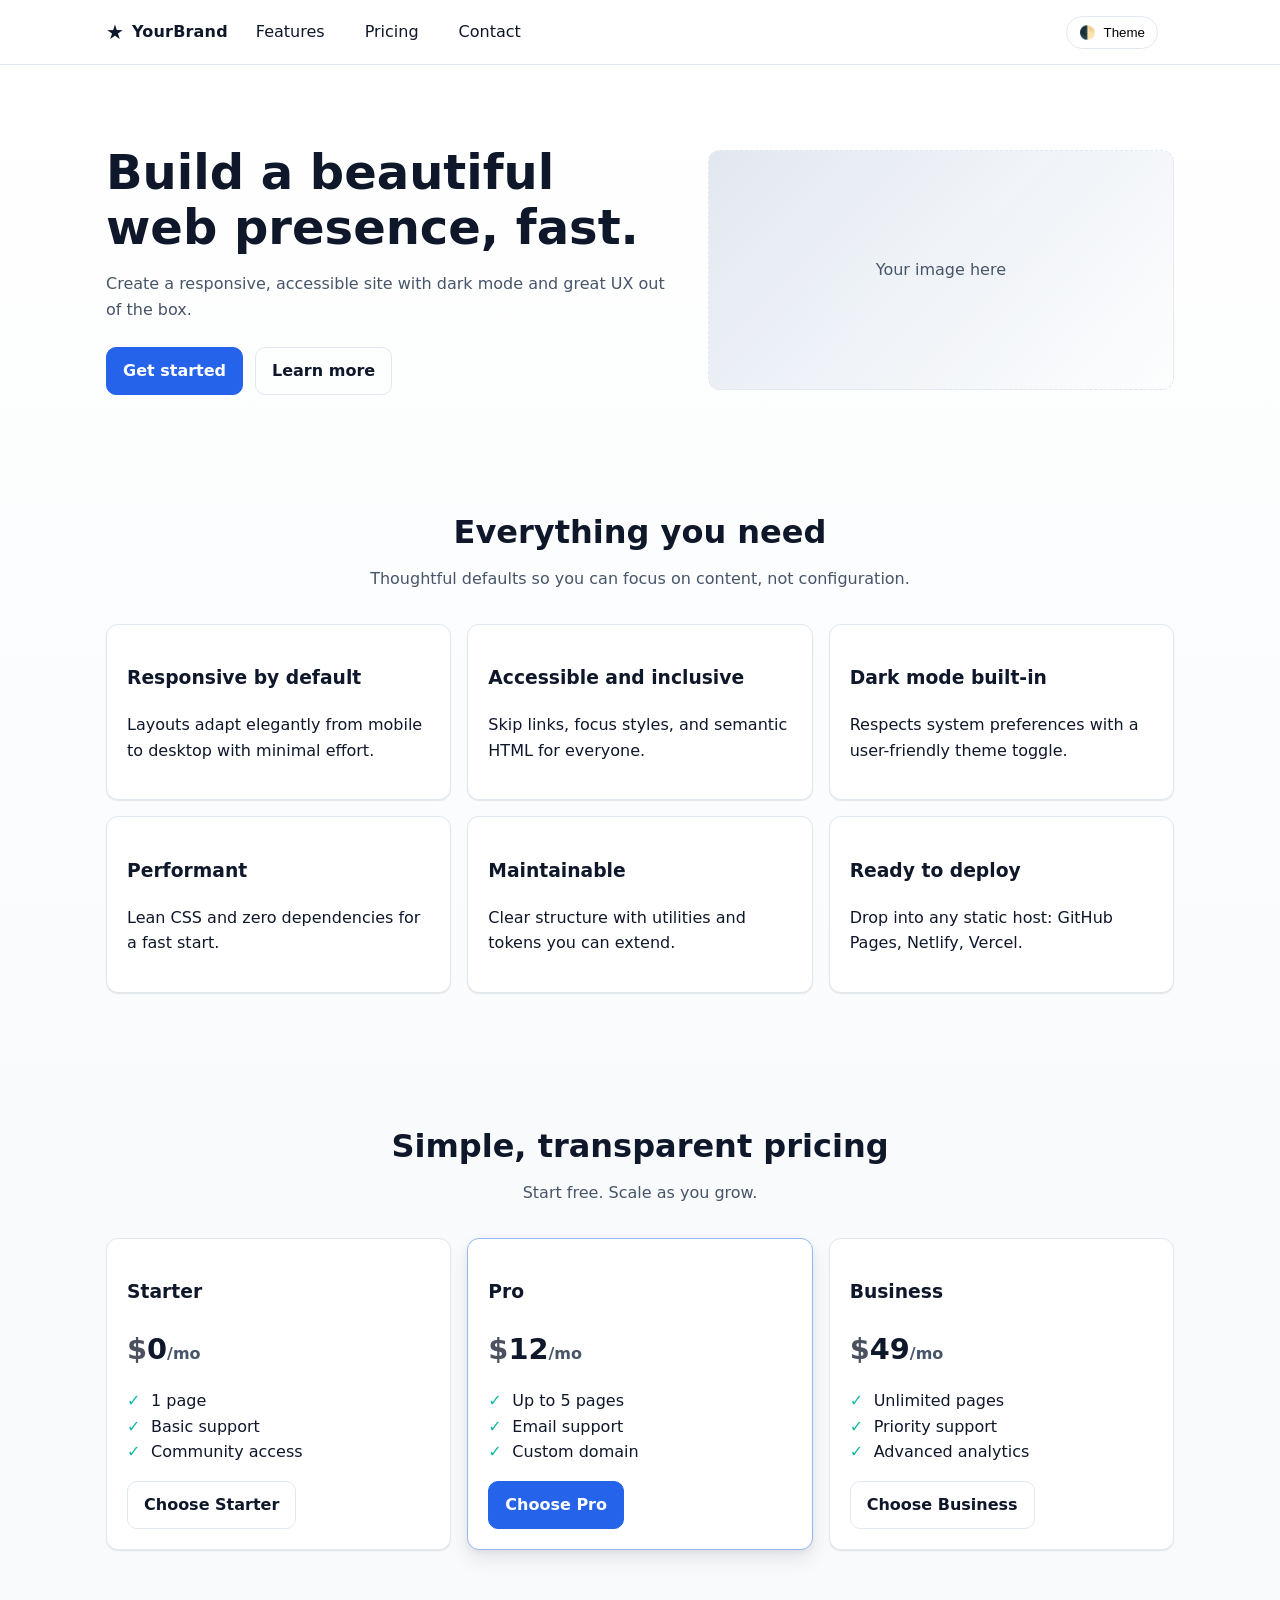
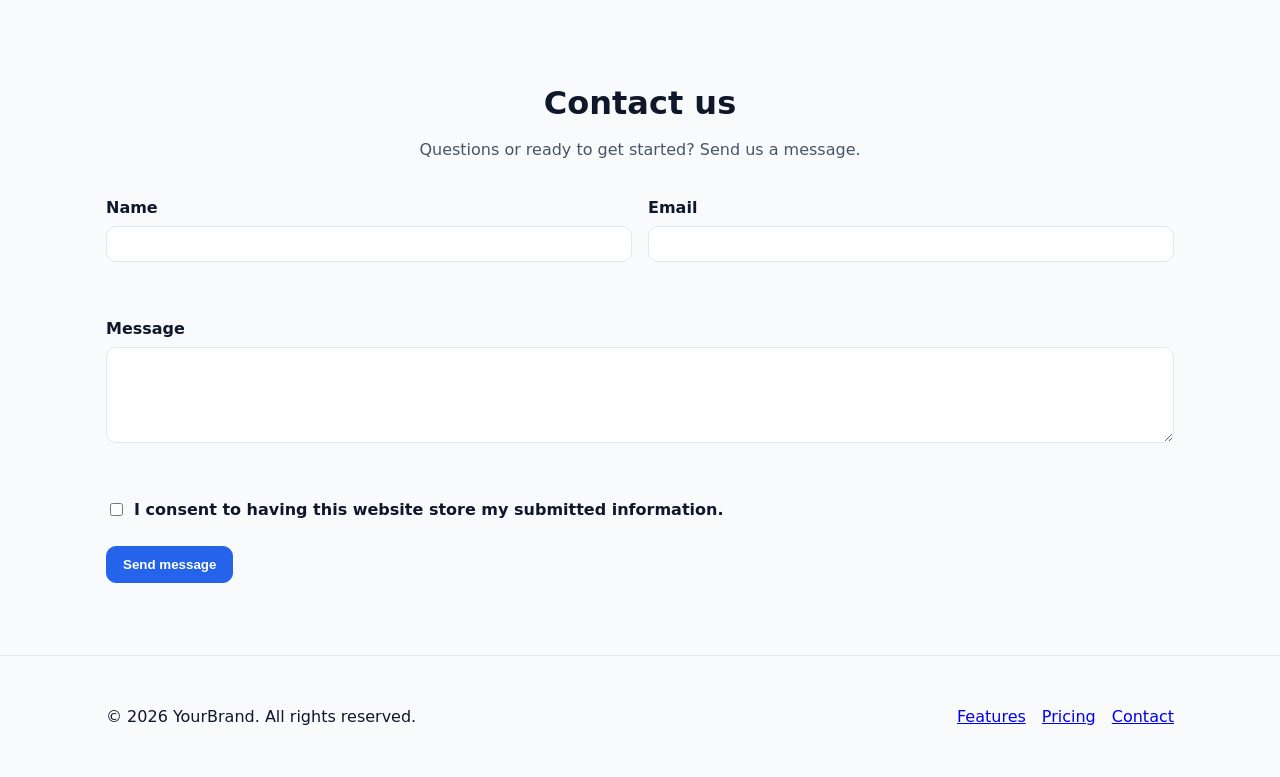
<file: index.html>
<!doctype html>
<html lang="en" data-theme="auto">
  <head>
    <meta charset="utf-8" />
    <meta name="viewport" content="width=device-width, initial-scale=1" />
    <title>YourBrand — Modern, responsive starter</title>
    <meta name="description" content="A clean, responsive website starter with accessibility and dark mode." />
    <meta name="color-scheme" content="light dark" />
    <meta name="theme-color" content="#0f172a" media="(prefers-color-scheme: dark)" />
    <meta name="theme-color" content="#ffffff" media="(prefers-color-scheme: light)" />
    <link rel="icon" href="/assets/img/favicon.ico" />
    <link rel="stylesheet" href="/css/styles.css" />
    <script defer src="/js/script.js"></script>
  </head>
  <body>
    <a class="skip-link" href="#main">Skip to content</a>

    <header class="site-header" role="banner">
      <div class="container header-inner">
        <a href="#home" class="brand" aria-label="YourBrand home">
          <span class="brand-mark" aria-hidden="true">★</span>
          <span class="brand-name">YourBrand</span>
        </a>

        <button id="nav-toggle" class="nav-toggle" aria-expanded="false" aria-controls="site-nav" aria-label="Toggle navigation">
          <span class="nav-toggle-bar" aria-hidden="true"></span>
          <span class="nav-toggle-bar" aria-hidden="true"></span>
          <span class="nav-toggle-bar" aria-hidden="true"></span>
        </button>

        <nav id="site-nav" class="site-nav" aria-label="Primary">
          <ul>
            <li><a href="#features">Features</a></li>
            <li><a href="#pricing">Pricing</a></li>
            <li><a href="#contact">Contact</a></li>
          </ul>
        </nav>

        <button id="theme-toggle" class="theme-toggle" aria-pressed="false" aria-label="Toggle theme">
          <span class="theme-icon" data-mode="auto" aria-hidden="true">🌓</span>
          <span class="theme-text">Theme</span>
        </button>
      </div>
    </header>

    <main id="main" tabindex="-1">
      <section id="home" class="section hero">
        <div class="container hero-inner">
          <div class="hero-copy">
            <h1>Build a beautiful web presence, fast.</h1>
            <p>Create a responsive, accessible site with dark mode and great UX out of the box.</p>
            <div class="hero-cta">
              <a class="btn btn-primary" href="#pricing">Get started</a>
              <a class="btn btn-secondary" href="#features">Learn more</a>
            </div>
          </div>
          <div class="hero-media" aria-hidden="true">
            <div class="placeholder-media">Your image here</div>
          </div>
        </div>
      </section>

      <section id="features" class="section">
        <div class="container">
          <header class="section-head">
            <h2>Everything you need</h2>
            <p>Thoughtful defaults so you can focus on content, not configuration.</p>
          </header>
          <div class="grid cards-3">
            <article class="card">
              <h3>Responsive by default</h3>
              <p>Layouts adapt elegantly from mobile to desktop with minimal effort.</p>
            </article>
            <article class="card">
              <h3>Accessible and inclusive</h3>
              <p>Skip links, focus styles, and semantic HTML for everyone.</p>
            </article>
            <article class="card">
              <h3>Dark mode built-in</h3>
              <p>Respects system preferences with a user-friendly theme toggle.</p>
            </article>
            <article class="card">
              <h3>Performant</h3>
              <p>Lean CSS and zero dependencies for a fast start.</p>
            </article>
            <article class="card">
              <h3>Maintainable</h3>
              <p>Clear structure with utilities and tokens you can extend.</p>
            </article>
            <article class="card">
              <h3>Ready to deploy</h3>
              <p>Drop into any static host: GitHub Pages, Netlify, Vercel.</p>
            </article>
          </div>
        </div>
      </section>

      <section id="pricing" class="section alt">
        <div class="container">
          <header class="section-head">
            <h2>Simple, transparent pricing</h2>
            <p>Start free. Scale as you grow.</p>
          </header>
          <div class="grid cards-3 pricing">
            <article class="card">
              <h3>Starter</h3>
              <p class="price"><span class="currency">$</span>0<span class="per">/mo</span></p>
              <ul class="list-check">
                <li>1 page</li>
                <li>Basic support</li>
                <li>Community access</li>
              </ul>
              <a href="#contact" class="btn btn-secondary">Choose Starter</a>
            </article>
            <article class="card highlight">
              <h3>Pro</h3>
              <p class="price"><span class="currency">$</span>12<span class="per">/mo</span></p>
              <ul class="list-check">
                <li>Up to 5 pages</li>
                <li>Email support</li>
                <li>Custom domain</li>
              </ul>
              <a href="#contact" class="btn btn-primary">Choose Pro</a>
            </article>
            <article class="card">
              <h3>Business</h3>
              <p class="price"><span class="currency">$</span>49<span class="per">/mo</span></p>
              <ul class="list-check">
                <li>Unlimited pages</li>
                <li>Priority support</li>
                <li>Advanced analytics</li>
              </ul>
              <a href="#contact" class="btn btn-secondary">Choose Business</a>
            </article>
          </div>
        </div>
      </section>

      <section id="contact" class="section">
        <div class="container">
          <header class="section-head">
            <h2>Contact us</h2>
            <p>Questions or ready to get started? Send us a message.</p>
          </header>
          <form id="contact-form" class="form" novalidate>
            <div class="grid form-grid">
              <div class="form-field">
                <label for="name">Name</label>
                <input id="name" name="name" type="text" autocomplete="name" required />
                <p class="field-msg" data-field="name" aria-live="polite"></p>
              </div>
              <div class="form-field">
                <label for="email">Email</label>
                <input id="email" name="email" type="email" autocomplete="email" required />
                <p class="field-msg" data-field="email" aria-live="polite"></p>
              </div>
              <div class="form-field span-2">
                <label for="message">Message</label>
                <textarea id="message" name="message" rows="5" required></textarea>
                <p class="field-msg" data-field="message" aria-live="polite"></p>
              </div>
              <div class="form-field span-2">
                <label class="checkbox">
                  <input type="checkbox" id="consent" required />
                  <span>I consent to having this website store my submitted information.</span>
                </label>
              </div>
            </div>
            <div class="form-actions">
              <button class="btn btn-primary" type="submit">Send message</button>
              <p id="form-status" class="form-status" role="status" aria-live="polite"></p>
            </div>
          </form>
        </div>
      </section>
    </main>

    <footer class="site-footer">
      <div class="container footer-inner">
        <p>© <span id="year"></span> YourBrand. All rights reserved.</p>
        <ul class="footer-links">
          <li><a href="#features">Features</a></li>
          <li><a href="#pricing">Pricing</a></li>
          <li><a href="#contact">Contact</a></li>
        </ul>
      </div>
    </footer>

    <noscript>
      <div class="no-js-msg">JavaScript is disabled. Some interactive features may not work.</div>
    </noscript>
  </body>
</html>
</file>
<file: css/styles.css>
/* Design tokens */
:root {
  --color-bg: #ffffff;
  --color-surface: #f8fafc;
  --color-text: #0f172a;
  --color-muted: #475569;
  --color-border: #e2e8f0;
  --color-primary: #2563eb;
  --color-primary-600: #1d4ed8;
  --color-accent: #14b8a6;
  --radius: 12px;
  --shadow-1: 0 1px 2px rgba(0,0,0,0.06), 0 1px 1px rgba(0,0,0,0.04);
  --shadow-2: 0 10px 20px rgba(2,6,23,0.08), 0 3px 6px rgba(2,6,23,0.05);
  --container: 1100px;
}

html[data-theme="dark"],
@media (prefers-color-scheme: dark) {
  html[data-theme="auto"]:root,
  html[data-theme="dark"]:root {
    --color-bg: #0b1020;
    --color-surface: #0f172a;
    --color-text: #e2e8f0;
    --color-muted: #94a3b8;
    --color-border: #1e293b;
    --color-primary: #60a5fa;
    --color-primary-600: #3b82f6;
    --color-accent: #22d3ee;
  }
}

/* Base */
* { box-sizing: border-box; }
html { scroll-behavior: smooth; }
body {
  margin: 0;
  font-family: ui-sans-serif, system-ui, -apple-system, Segoe UI, Roboto, Ubuntu, Cantarell, Noto Sans, Helvetica Neue, Arial, "Apple Color Emoji", "Segoe UI Emoji";
  color: var(--color-text);
  background: linear-gradient(180deg, var(--color-bg), var(--color-surface) 60%);
  line-height: 1.6;
}
img, svg, video { max-width: 100%; height: auto; }

.container {
  width: 100%;
  max-width: var(--container);
  margin: 0 auto;
  padding: 0 1rem;
}

.section {
  padding: 4rem 0;
}
.section.alt {
  background: var(--color-surface);
}
.section-head {
  text-align: center;
  margin-bottom: 2rem;
}
.section-head h2 {
  font-size: clamp(1.5rem, 3vw, 2rem);
  margin: 0 0 0.5rem;
}
.section-head p {
  color: var(--color-muted);
  margin: 0;
}

/* Header */
.site-header {
  position: sticky;
  top: 0;
  z-index: 20;
  background: color-mix(in oklab, var(--color-bg) 85%, transparent);
  backdrop-filter: saturate(1.2) blur(8px);
  border-bottom: 1px solid var(--color-border);
}
.header-inner {
  display: grid;
  grid-template-columns: auto 1fr auto auto;
  align-items: center;
  gap: 1rem;
  height: 64px;
}
.brand { display: inline-flex; align-items: center; gap: .5rem; color: inherit; text-decoration: none; }
.brand-mark { font-size: 1.25rem; }
.brand-name { font-weight: 700; letter-spacing: .2px; }

.site-nav { display: none; }
.site-nav ul { list-style: none; display: flex; gap: 1rem; padding: 0; margin: 0; }
.site-nav a { text-decoration: none; color: inherit; padding: .5rem .75rem; border-radius: 8px; }
.site-nav a:hover { background: var(--color-surface); }

.nav-toggle {
  display: inline-flex;
  width: 40px;
  height: 40px;
  align-items: center;
  justify-content: center;
  background: transparent;
  border: 1px solid var(--color-border);
  border-radius: 8px;
}
.nav-toggle-bar { width: 18px; height: 2px; background: currentColor; display: block; position: relative; }
.nav-toggle-bar + .nav-toggle-bar { margin-top: 4px; }

.theme-toggle {
  background: transparent;
  border: 1px solid var(--color-border);
  border-radius: 999px;
  padding: .5rem .75rem;
  display: inline-flex; align-items: center; gap: .5rem;
}

@media (min-width: 768px) {
  .nav-toggle { display: none; }
  .site-nav { display: block; }
}

/* Mobile nav expanded */
.header-inner.is-open #site-nav { display: block; grid-column: 1 / -1; }
.header-inner.is-open #site-nav ul { flex-direction: column; align-items: flex-start; padding: .5rem 0; }

/* Hero */
.hero { padding: 5rem 0 3rem; }
.hero-inner { display: grid; gap: 2rem; align-items: center; }
.hero-copy h1 { font-size: clamp(1.8rem, 4vw, 3rem); line-height: 1.15; margin: 0 0 1rem; }
.hero-copy p { color: var(--color-muted); margin: 0 0 1.5rem; }
.hero-cta { display: flex; gap: .75rem; flex-wrap: wrap; }
.hero-media { display: none; }
.placeholder-media { height: 240px; border-radius: var(--radius); background: linear-gradient(135deg, var(--color-border), transparent); border: 1px dashed var(--color-border); display: grid; place-items: center; color: var(--color-muted); }

@media (min-width: 900px) {
  .hero-inner { grid-template-columns: 1.1fr .9fr; }
  .hero-media { display: block; }
}

/* Cards */
.grid { display: grid; gap: 1rem; }
.cards-3 { grid-template-columns: 1fr; }
@media (min-width: 700px) { .cards-3 { grid-template-columns: repeat(2, 1fr); } }
@media (min-width: 1024px) { .cards-3 { grid-template-columns: repeat(3, 1fr); } }

.card {
  background: var(--color-bg);
  border: 1px solid var(--color-border);
  border-radius: var(--radius);
  padding: 1.25rem;
  box-shadow: var(--shadow-1);
}
.card.highlight { border-color: color-mix(in oklab, var(--color-primary) 40%, var(--color-border)); box-shadow: var(--shadow-2); }

/* Pricing */
.price { font-size: 1.8rem; font-weight: 800; margin: .25rem 0 1rem; }
.currency { opacity: .75; font-weight: 600; }
.per { font-size: 1rem; font-weight: 600; color: var(--color-muted); }
.list-check { list-style: none; padding: 0; margin: 0 0 1rem; }
.list-check li { padding-left: 1.5rem; position: relative; }
.list-check li::before { content: "✓"; position: absolute; left: 0; color: var(--color-accent); }

/* Form */
.form-grid { grid-template-columns: 1fr; }
.form-field { display: flex; flex-direction: column; gap: .35rem; }
.form-field.span-2 { grid-column: span 1; }
label { font-weight: 600; }
input, textarea {
  border: 1px solid var(--color-border);
  border-radius: 10px;
  padding: .6rem .75rem;
  background: var(--color-bg);
  color: inherit;
}
input:focus, textarea:focus, button:focus, a:focus { outline: 2px solid color-mix(in oklab, var(--color-primary) 65%, transparent); outline-offset: 2px; }
.checkbox { display: inline-flex; align-items: center; gap: .5rem; }
.form-actions { display: flex; align-items: center; gap: 1rem; margin-top: 1rem; }
.form-status { color: var(--color-muted); min-height: 1.25rem; }

@media (min-width: 700px) { .form-grid { grid-template-columns: repeat(2, 1fr); } .form-field.span-2 { grid-column: span 2; } }

/* Buttons */
.btn { display: inline-flex; align-items: center; justify-content: center; gap: .5rem; text-decoration: none; border-radius: 10px; padding: .65rem 1rem; font-weight: 700; border: 1px solid var(--color-border); }
.btn-primary { color: white; background: var(--color-primary); border-color: var(--color-primary); }
.btn-primary:hover { background: var(--color-primary-600); border-color: var(--color-primary-600); }
.btn-secondary { background: transparent; color: inherit; }
.btn-secondary:hover { background: var(--color-surface); }

/* Footer */
.site-footer { border-top: 1px solid var(--color-border); padding: 2rem 0; }
.footer-inner { display: flex; align-items: center; justify-content: space-between; gap: 1rem; flex-wrap: wrap; }
.footer-links { list-style: none; display: flex; gap: 1rem; margin: 0; padding: 0; }

/* Skip link */
.skip-link { position: absolute; left: -9999px; top: auto; width: 1px; height: 1px; overflow: hidden; }
.skip-link:focus { position: static; width: auto; height: auto; padding: .5rem; background: var(--color-primary); color: white; }

/* Utilities */
.visually-hidden { position: absolute !important; height: 1px; width: 1px; overflow: hidden; clip: rect(1px, 1px, 1px, 1px); white-space: nowrap; }

/* No JS */
.no-js-msg { margin: 1rem; padding: .75rem 1rem; border: 1px solid var(--color-border); border-radius: 10px; background: var(--color-surface); }

/* Motion preferences */
@media (prefers-reduced-motion: reduce) {
  html { scroll-behavior: auto; }
}
</file>
